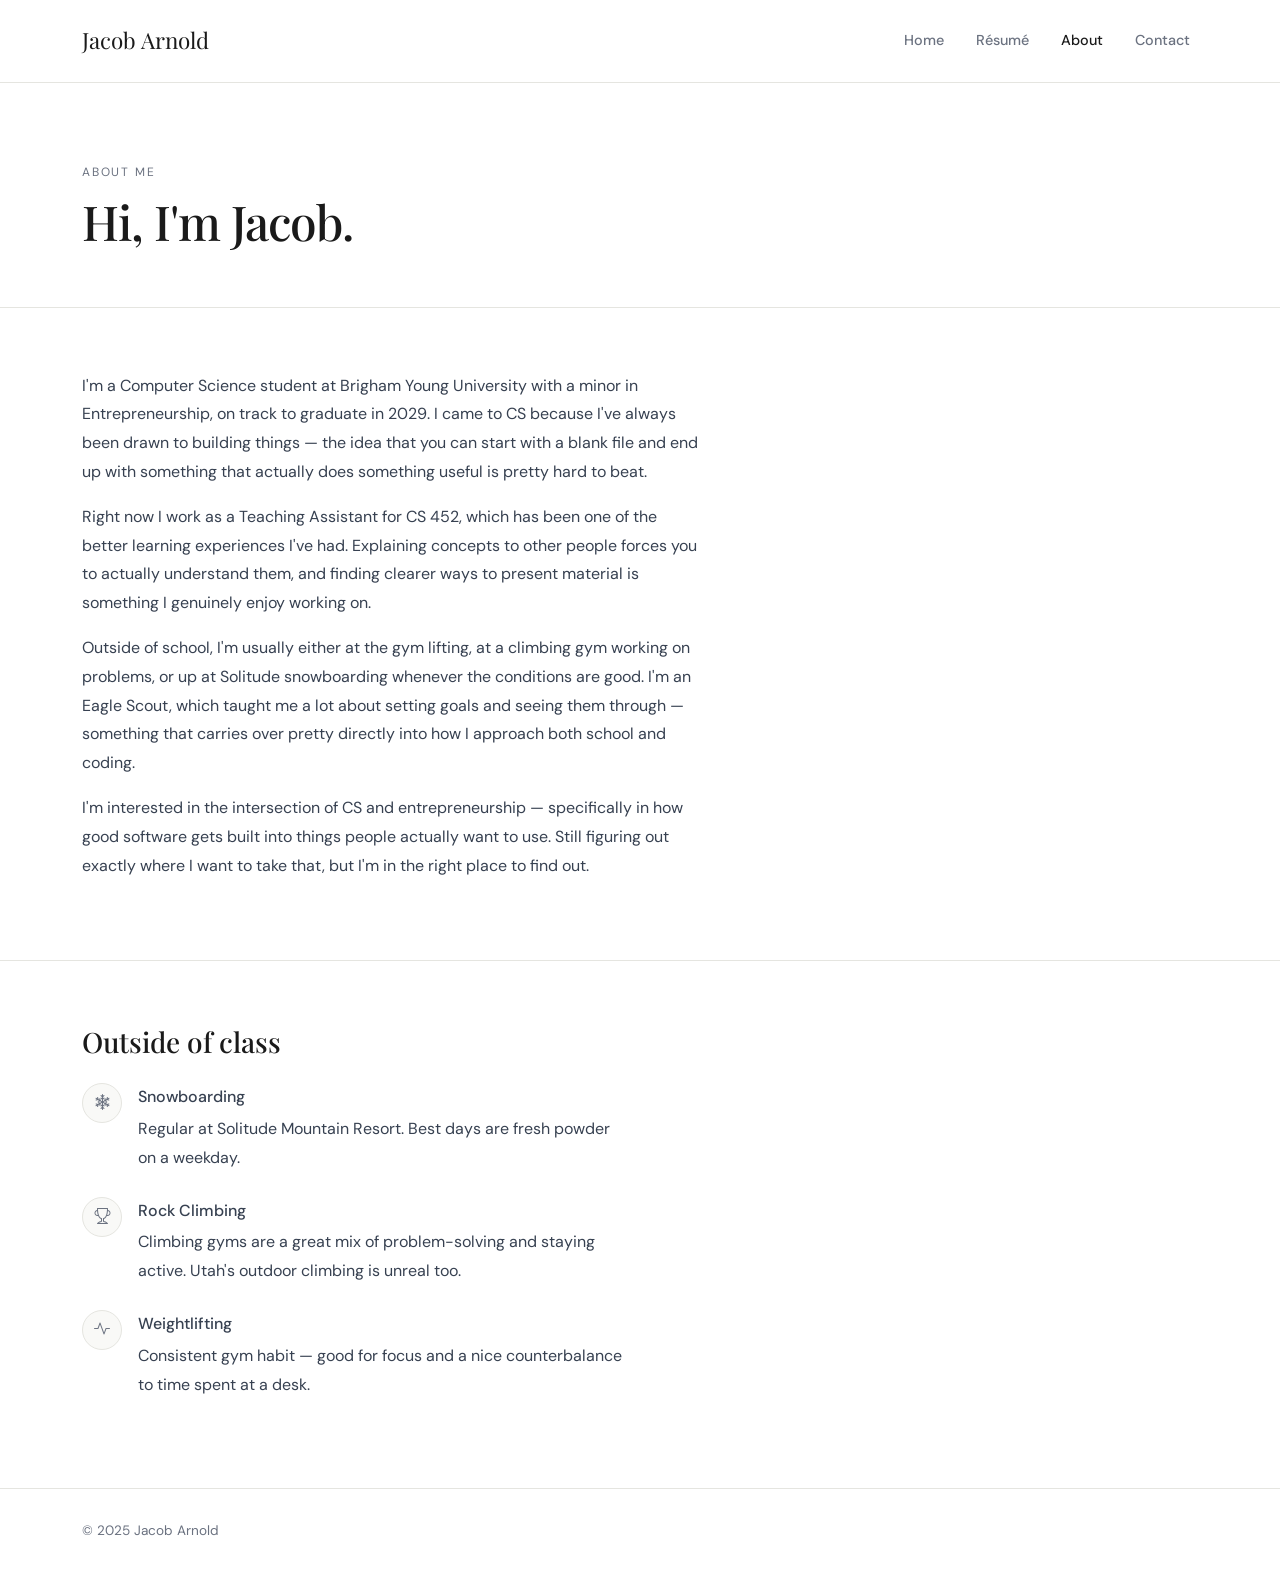
<file: about.html>
<!DOCTYPE html>
<html lang="en">
<head>
  <meta charset="UTF-8">
  <meta name="viewport" content="width=device-width, initial-scale=1.0">
  <title>About | Jacob Arnold</title>
  <link href="https://cdn.jsdelivr.net/npm/bootstrap@5.3.2/dist/css/bootstrap.min.css" rel="stylesheet">
  <link href="https://fonts.googleapis.com/css2?family=Playfair+Display:wght@400;700&family=DM+Sans:wght@300;400;500&display=swap" rel="stylesheet">
  <link href="https://cdn.jsdelivr.net/npm/bootstrap-icons@1.11.1/font/bootstrap-icons.css" rel="stylesheet">
  <style>
    :root { --muted: #6b7280; --light-bg: #f9f9f7; --border: #e5e5e0; }
    body { font-family: 'DM Sans', sans-serif; background: #fff; color: #1a1a1a; }
    h1,h2,h3 { font-family: 'Playfair Display', serif; }
    .navbar { background: #fff; border-bottom: 1px solid var(--border); padding: 1.2rem 0; }
    .navbar-brand { font-family: 'Playfair Display', serif; font-size: 1.4rem; color: #1a1a1a !important; }
    .nav-link { color: var(--muted) !important; font-size: 0.9rem; font-weight: 500; transition: color 0.2s; }
    .nav-link:hover, .nav-link.active { color: #1a1a1a !important; }
    .page-header { padding: 5rem 0 3rem; border-bottom: 1px solid var(--border); }
    .page-header .label { font-size: 0.75rem; letter-spacing: 0.15em; text-transform: uppercase; color: var(--muted); margin-bottom: 0.75rem; }
    .page-header h1 { font-size: 3rem; letter-spacing: -1px; }
    .section { padding: 4rem 0; border-bottom: 1px solid var(--border); }
    .section:last-of-type { border-bottom: none; }
    .section p { color: #374151; line-height: 1.8; font-size: 1rem; max-width: 620px; }
    .interest-card { display: flex; align-items: flex-start; gap: 1rem; margin-bottom: 1.5rem; }
    .interest-icon { width: 40px; height: 40px; background: var(--light-bg); border: 1px solid var(--border); border-radius: 50%; display: flex; align-items: center; justify-content: center; flex-shrink: 0; }
    .interest-icon i { font-size: 1rem; color: var(--muted); }
    .interest-title { font-size: 0.95rem; font-weight: 500; margin-bottom: 0.2rem; }
    .interest-desc { font-size: 0.87rem; color: var(--muted); line-height: 1.6; margin: 0; max-width: none; }
    footer { padding: 2rem 0; border-top: 1px solid var(--border); }
    footer p { color: var(--muted); font-size: 0.85rem; margin: 0; }
  </style>
</head>
<body>
 
<nav class="navbar navbar-expand-lg sticky-top">
  <div class="container">
    <a class="navbar-brand" href="index.html">Jacob Arnold</a>
    <button class="navbar-toggler border-0" type="button" data-bs-toggle="collapse" data-bs-target="#navMenu">
      <span class="navbar-toggler-icon"></span>
    </button>
    <div class="collapse navbar-collapse" id="navMenu">
      <ul class="navbar-nav ms-auto gap-3">
        <li class="nav-item"><a class="nav-link" href="index.html">Home</a></li>
        <li class="nav-item"><a class="nav-link" href="resume.html">Résumé</a></li>
        <li class="nav-item"><a class="nav-link active" href="about.html">About</a></li>
        <li class="nav-item"><a class="nav-link" href="contact.html">Contact</a></li>
      </ul>
    </div>
  </div>
</nav>
 
<div class="page-header">
  <div class="container">
    <p class="label">About me</p>
    <h1>Hi, I'm Jacob.</h1>
  </div>
</div>
 
<section class="section">
  <div class="container">
    <div class="row">
      <div class="col-lg-7">
        <p>
          I'm a Computer Science student at Brigham Young University with a minor in Entrepreneurship,
          on track to graduate in 2029. I came to CS because I've always been drawn to building things —
          the idea that you can start with a blank file and end up with something that actually does something
          useful is pretty hard to beat.
        </p>
        <p>
          Right now I work as a Teaching Assistant for CS 452, which has been one of the better learning
          experiences I've had. Explaining concepts to other people forces you to actually understand them,
          and finding clearer ways to present material is something I genuinely enjoy working on.
        </p>
        <p>
          Outside of school, I'm usually either at the gym lifting, at a climbing gym working on problems,
          or up at Solitude snowboarding whenever the conditions are good. I'm an Eagle Scout, which taught
          me a lot about setting goals and seeing them through — something that carries over pretty directly
          into how I approach both school and coding.
        </p>
        <p>
          I'm interested in the intersection of CS and entrepreneurship — specifically in how good software
          gets built into things people actually want to use. Still figuring out exactly where I want to take
          that, but I'm in the right place to find out.
        </p>
      </div>
    </div>
  </div>
</section>
 
<section class="section">
  <div class="container">
    <h2 class="mb-4" style="font-size:1.75rem;">Outside of class</h2>
    <div class="row">
      <div class="col-md-6">
        <div class="interest-card">
          <div class="interest-icon"><i class="bi bi-snow2"></i></div>
          <div>
            <p class="interest-title">Snowboarding</p>
            <p class="interest-desc">Regular at Solitude Mountain Resort. Best days are fresh powder on a weekday.</p>
          </div>
        </div>
        <div class="interest-card">
          <div class="interest-icon"><i class="bi bi-trophy"></i></div>
          <div>
            <p class="interest-title">Rock Climbing</p>
            <p class="interest-desc">Climbing gyms are a great mix of problem-solving and staying active. Utah's outdoor climbing is unreal too.</p>
          </div>
        </div>
        <div class="interest-card">
          <div class="interest-icon"><i class="bi bi-activity"></i></div>
          <div>
            <p class="interest-title">Weightlifting</p>
            <p class="interest-desc">Consistent gym habit — good for focus and a nice counterbalance to time spent at a desk.</p>
          </div>
        </div>
      </div>
    </div>
  </div>
</section>
 
<footer>
  <div class="container"><p>© 2025 Jacob Arnold</p></div>
</footer>
<script src="https://cdn.jsdelivr.net/npm/bootstrap@5.3.2/dist/js/bootstrap.bundle.min.js"></script>
</body>
</html>
</file>
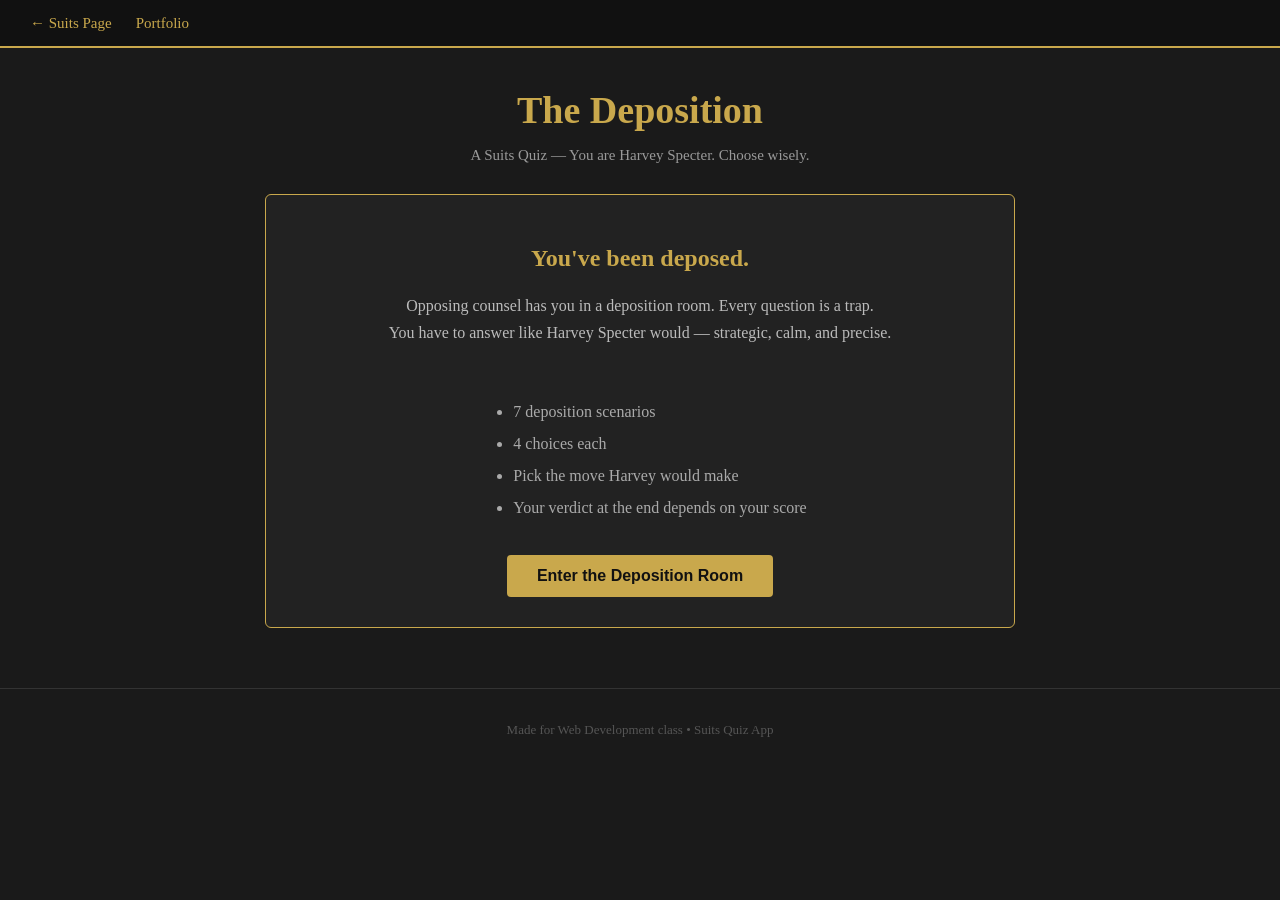
<file: app.html>
<!DOCTYPE html>
<html lang="en">
<head>
    <meta charset="UTF-8">
    <meta name="viewport" content="width=device-width, initial-scale=1.0">
    <title>Suits Deposition Quiz</title>
    <style>
        body {
            background-color: #1a1a1a;
            color: #f0f0f0;
            font-family: Georgia, serif;
            margin: 0;
            padding: 0;
        }
 
        #navbar {
            background-color: #111;
            padding: 14px 30px;
            border-bottom: 2px solid #c9a84c;
        }
 
        #navbar a {
            color: #c9a84c;
            text-decoration: none;
            margin-right: 20px;
            font-size: 15px;
        }
 
        #navbar a:hover {
            color: #ffffff;
        }
 
        #container {
            max-width: 750px;
            margin: 40px auto;
            padding: 0 20px;
        }
 
        h1 {
            font-size: 38px;
            color: #c9a84c;
            text-align: center;
            margin-bottom: 5px;
        }
 
        h2 {
            font-size: 24px;
            color: #c9a84c;
        }
 
        .subtitle {
            text-align: center;
            color: #999;
            font-size: 15px;
            margin-bottom: 30px;
        }
 
        /* Intro box */
        #intro {
            background-color: #222;
            border: 1px solid #c9a84c;
            border-radius: 6px;
            padding: 30px;
            text-align: center;
        }
 
        #intro p {
            color: #bbb;
            line-height: 1.7;
        }
 
        #intro ul {
            text-align: left;
            color: #aaa;
            line-height: 2;
            display: inline-block;
        }
 
        /* Buttons */
        .big-btn {
            background-color: #c9a84c;
            color: #111;
            border: none;
            padding: 12px 30px;
            font-size: 16px;
            font-weight: bold;
            border-radius: 4px;
            cursor: pointer;
            margin-top: 15px;
        }
 
        .big-btn:hover {
            background-color: #e8c97a;
        }
 
        /* Question card */
        #game {
            display: none;
        }
 
        #question-box {
            background-color: #222;
            border-left: 4px solid #c9a84c;
            padding: 20px 25px;
            border-radius: 4px;
            margin-bottom: 15px;
        }
 
        #situation {
            font-size: 13px;
            color: #888;
            margin-bottom: 8px;
        }
 
        #question-text {
            font-size: 20px;
            color: #f0f0f0;
            line-height: 1.5;
        }
 
        #context-box {
            background-color: #1e1e1e;
            border: 1px solid #333;
            border-radius: 4px;
            padding: 14px 18px;
            font-size: 14px;
            color: #999;
            line-height: 1.6;
            margin-bottom: 20px;
        }
 
        /* Answer buttons */
        .answer-btn {
            display: block;
            width: 100%;
            background-color: #222;
            color: #f0f0f0;
            border: 1px solid #444;
            border-radius: 4px;
            padding: 14px 18px;
            font-size: 15px;
            font-family: Georgia, serif;
            text-align: left;
            cursor: pointer;
            margin-bottom: 10px;
            line-height: 1.5;
        }
 
        .answer-btn:hover {
            border-color: #c9a84c;
            background-color: #2a2a2a;
        }
 
        .answer-btn.correct {
            border-color: #27ae60;
            background-color: #1a3a25;
        }
 
        .answer-btn.wrong {
            border-color: #c0392b;
            background-color: #3a1a1a;
        }
 
        /* Feedback box */
        #feedback {
            display: none;
            padding: 15px 18px;
            border-radius: 4px;
            margin-bottom: 20px;
            font-size: 14px;
            line-height: 1.6;
        }
 
        #feedback.correct {
            background-color: #1a3a25;
            border: 1px solid #27ae60;
            color: #7ddc9e;
        }
 
        #feedback.wrong {
            background-color: #3a1a1a;
            border: 1px solid #c0392b;
            color: #e08888;
        }
 
        #next-btn {
            display: none;
            background-color: transparent;
            color: #c9a84c;
            border: 1px solid #c9a84c;
            padding: 10px 24px;
            font-size: 14px;
            border-radius: 4px;
            cursor: pointer;
        }
 
        #next-btn:hover {
            background-color: #c9a84c;
            color: #111;
        }
 
        /* Progress */
        #progress-text {
            font-size: 13px;
            color: #777;
            margin-bottom: 20px;
        }
 
        #score-display {
            float: right;
            color: #c9a84c;
        }
 
        /* End screen */
        #end {
            display: none;
            text-align: center;
            background-color: #222;
            border: 1px solid #c9a84c;
            border-radius: 6px;
            padding: 40px 30px;
        }
 
        #final-score {
            font-size: 72px;
            color: #c9a84c;
            line-height: 1;
        }
 
        #verdict-title {
            font-size: 22px;
            color: #e8c97a;
            margin: 10px 0;
        }
 
        #verdict-text {
            color: #aaa;
            font-size: 15px;
            line-height: 1.7;
            max-width: 480px;
            margin: 0 auto 25px;
        }
 
        /* Footer */
        #footer {
            text-align: center;
            color: #555;
            font-size: 13px;
            margin-top: 60px;
            padding: 20px;
            border-top: 1px solid #333;
        }
    </style>
</head>
<body>
 
    <div id="navbar">
        <a href="suits.html">&larr; Suits Page</a>
        <a href="index.html">Portfolio</a>
    </div>
 
    <div id="container">
 
        <h1>The Deposition</h1>
        <p class="subtitle">A Suits Quiz &mdash; You are Harvey Specter. Choose wisely.</p>
 
        <!-- Intro screen -->
        <div id="intro">
            <h2>You've been deposed.</h2>
            <p>Opposing counsel has you in a deposition room. Every question is a trap.<br>You have to answer like Harvey Specter would &mdash; strategic, calm, and precise.</p>
            <br>
            <ul>
                <li>7 deposition scenarios</li>
                <li>4 choices each</li>
                <li>Pick the move Harvey would make</li>
                <li>Your verdict at the end depends on your score</li>
            </ul>
            <br>
            <button class="big-btn" onclick="startGame()">Enter the Deposition Room</button>
        </div>
 
        <!-- Game screen -->
        <div id="game">
            <div id="progress-text">
                Question <span id="q-num">1</span> of 7
                <span id="score-display">Score: 0</span>
            </div>
 
            <div id="question-box">
                <p id="situation"></p>
                <p id="question-text"></p>
            </div>
 
            <div id="context-box"></div>
 
            <div id="answers"></div>
 
            <div id="feedback"></div>
 
            <button id="next-btn" onclick="nextQuestion()">Next Question &rarr;</button>
        </div>
 
        <!-- End screen -->
        <div id="end">
            <div id="final-score">0/7</div>
            <div id="verdict-title"></div>
            <p id="verdict-text"></p>
            <button class="big-btn" onclick="resetGame()">Try Again</button>
            <br><br>
            <a href="suits.html" style="color: #c9a84c;">&larr; Back to Suits page</a>
        </div>
 
    </div>
 
    <div id="footer">
        <p>Made for Web Development class &bull; Suits Quiz App</p>
    </div>
 
    <script>
        var questions = [
            {
                situation: "Case: Pearson Hardman v. Coastal Dynamics | Risk: High",
                question: "Mr. Specter, did you advise your client to destroy those emails before we subpoenaed them?",
                context: "Your client did delete emails — but before any legal hold was in place. This question is designed to make you panic and over-answer.",
                choices: [
                    "Absolutely not. My client acted independently and within the law.",
                    "I'm not going to dignify that with a response.",
                    "That's privileged information and I refuse to answer.",
                    "My client deleted some emails but that was before the hold — let me explain."
                ],
                correct: 0,
                good: "Correct. You answered cleanly and definitively. Over-explaining is how depositions unravel — you gave them nothing to pull on.",
                bad: "Harvey wouldn't volunteer information or dodge in a way that looks guilty. A clean, factual denial with no elaboration is the power move here."
            },
            {
                situation: "Case: Eastman Pharma Acquisition | Risk: Critical",
                question: "Isn't it true that you personally stand to benefit financially if this merger goes through?",
                context: "You don't have a financial stake — but a close friend of yours does. A flat 'no' could backfire if they have evidence of your friend's holdings.",
                choices: [
                    "No, I have no personal financial interest in this transaction.",
                    "I do not — and I'd ask you to be specific about what you mean by 'personally,' because my answer may vary.",
                    "That's inappropriate and I'm advising my client not to proceed.",
                    "My financial disclosures are on file with the bar. You're welcome to review them."
                ],
                correct: 1,
                good: "Exactly right. You forced them to show their hand without committing to an answer that could be undercut. That's how Harvey operates.",
                bad: "A flat 'no' invites them to produce evidence of your friend's holdings. Harvey controls the frame — he never lets the other side define the question."
            },
            {
                situation: "Case: Gordon Enterprises Fraud Suit | Risk: High",
                question: "You coached your witness, didn't you? His testimony was almost word-for-word identical to your brief.",
                context: "You did prep your witness — which is completely legal and standard practice. The trap is getting defensive about something that isn't a crime.",
                choices: [
                    "I prep all my witnesses. That's called doing my job.",
                    "I object to the characterization of 'coached' — that's a loaded term.",
                    "I don't discuss my trial preparation strategy in a deposition.",
                    "My witness testified truthfully. Whatever similarity you're implying is coincidental."
                ],
                correct: 0,
                good: "Perfect. You owned it without apologizing for it. Witness prep is legal — acting like it's a scandal makes you look guilty of something that isn't a crime.",
                bad: "Harvey doesn't flinch or get indignant over a standard practice. When you act defensive about something completely legal, you hand them the narrative."
            },
            {
                situation: "Case: Maynard Capital | Risk: Critical",
                question: "Your firm failed to produce 3,000 emails in discovery. Was that an accident or a strategy?",
                context: "There was a genuine technical error with your vendor — you found out two days ago and are already fixing it. Anything you say here can be used to establish bad faith.",
                choices: [
                    "It was a technical error by our vendor, which we identified and are actively correcting. Documents will be produced by end of week.",
                    "I resent the implication that my firm would strategically withhold documents.",
                    "I'm not prepared to answer that without reviewing the production logs.",
                    "Discovery disputes are handled through proper channels, not depositions."
                ],
                correct: 0,
                good: "That's the answer. Factual, solution-focused, no defensiveness. Harvey doesn't run from mistakes — he manages them.",
                bad: "Getting indignant or deflecting makes a technical error look intentional. Harvey leads with the solution, not the explanation."
            },
            {
                situation: "Case: Pearson v. Folsom Industries | Risk: Medium",
                question: "Your client told you he knew the bridge was structurally unsound before the collapse. Didn't he?",
                context: "Whatever your client told you is protected by attorney-client privilege. They're not really trying to get the information — they want you to look like you're hiding something damning.",
                choices: [
                    "That communication is protected by attorney-client privilege. I won't be answering that.",
                    "My client said no such thing.",
                    "I'm advising my client to assert the Fifth on this line of questioning.",
                    "I'll have to consult with my client before I can respond to that."
                ],
                correct: 0,
                good: "Clean. Direct. You invoked privilege correctly and gave them nothing — no tone, no hint. That's all you needed to say.",
                bad: "You never deny or confirm the substance of a privileged communication — even a denial can waive privilege and opens the door to more questions."
            },
            {
                situation: "Case: Harrington v. Crown Textile | Risk: High",
                question: "You told opposing counsel in settlement talks that your client would accept $4 million. That's an admission your case is weak.",
                context: "Settlement discussions are inadmissible under Rule 408 — they can't be used as evidence. The opposing counsel is either testing your knowledge or trying to rattle you.",
                choices: [
                    "My client's settlement posture is confidential.",
                    "We never made any such offer.",
                    "Settlement discussions are inadmissible under Rule 408. You know that. So does your judge.",
                    "This is bad-faith tactic we'll be raising with the court."
                ],
                correct: 2,
                good: "Excellent. You cited the rule and shut it down in two sentences. Harvey doesn't just know the law — he makes sure the other side knows he knows it.",
                bad: "Denying it or calling it 'confidential' implies the offer exists and matters. The right answer is that it's inadmissible — the law already wins the argument for you."
            },
            {
                situation: "Case: Litt v. Woodall — Final Round | Risk: Critical",
                question: "Mr. Specter, in fifteen years of practice, have you ever done anything in a courtroom or boardroom that you knew was wrong?",
                context: "This is a character attack designed to either get you to admit something or look evasive. There's only one way out of this that Harvey would take.",
                choices: [
                    "No. Never. My record speaks for itself.",
                    "That's an incredibly broad question and I won't answer it as phrased.",
                    "Every lawyer makes judgment calls. The question is whether your client suffered from mine — and they didn't.",
                    "Define 'wrong.'"
                ],
                correct: 2,
                good: "That's the Harvey Specter answer. You acknowledged fallibility without admitting anything specific, pivoted to the case, and reframed the question on your terms.",
                bad: "A flat denial sounds dishonest. Dodging sounds weak. Harvey reframes the whole question — he doesn't run from it, he changes the game."
            }
        ];
 
        var current = 0;
        var score = 0;
        var answered = false;
 
        function startGame() {
            document.getElementById('intro').style.display = 'none';
            document.getElementById('game').style.display = 'block';
            loadQuestion();
        }
 
        function loadQuestion() {
            answered = false;
            var q = questions[current];
 
            document.getElementById('q-num').textContent = current + 1;
            document.getElementById('score-display').textContent = 'Score: ' + score;
            document.getElementById('situation').textContent = q.situation;
            document.getElementById('question-text').textContent = q.question;
            document.getElementById('context-box').textContent = q.context;
 
            var answersDiv = document.getElementById('answers');
            answersDiv.innerHTML = '';
 
            var letters = ['A', 'B', 'C', 'D'];
            for (var i = 0; i < q.choices.length; i++) {
                var btn = document.createElement('button');
                btn.className = 'answer-btn';
                btn.textContent = letters[i] + '. ' + q.choices[i];
                btn.onclick = (function(idx) {
                    return function() { selectAnswer(idx); };
                })(i);
                answersDiv.appendChild(btn);
            }
 
            document.getElementById('feedback').style.display = 'none';
            document.getElementById('feedback').className = 'feedback';
            document.getElementById('next-btn').style.display = 'none';
        }
 
        function selectAnswer(idx) {
            if (answered) return;
            answered = true;
 
            var q = questions[current];
            var buttons = document.querySelectorAll('.answer-btn');
 
            for (var i = 0; i < buttons.length; i++) {
                buttons[i].disabled = true;
                if (i === q.correct) {
                    buttons[i].classList.add('correct');
                } else if (i === idx && idx !== q.correct) {
                    buttons[i].classList.add('wrong');
                }
            }
 
            var feedback = document.getElementById('feedback');
            feedback.style.display = 'block';
 
            if (idx === q.correct) {
                score++;
                feedback.className = 'feedback correct';
                feedback.innerHTML = '<strong>Correct.</strong> ' + q.good;
            } else {
                feedback.className = 'feedback wrong';
                feedback.innerHTML = '<strong>Not quite.</strong> ' + q.bad;
            }
 
            document.getElementById('score-display').textContent = 'Score: ' + score;
            document.getElementById('next-btn').style.display = 'inline-block';
        }
 
        function nextQuestion() {
            current++;
            if (current >= questions.length) {
                showEnd();
            } else {
                loadQuestion();
            }
        }
 
        function showEnd() {
            document.getElementById('game').style.display = 'none';
            document.getElementById('end').style.display = 'block';
            document.getElementById('final-score').textContent = score + '/7';
 
            var title, text;
            if (score === 7) {
                title = "The Best Closer in New York";
                text = "Perfect score. You didn't just survive the deposition — you owned the room. You know when to talk, when to stay silent, and how to turn every trap into an exit. Harvey would pour you a Scotch.";
            } else if (score >= 5) {
                title = "Senior Partner Material";
                text = "Strong performance. You kept your head under pressure and made the right call most of the time. A couple of moments where you gave away more than Harvey would — but the instincts are there.";
            } else if (score >= 3) {
                title = "First-Year Associate";
                text = "You've got the raw material, but you're not quite ready for the big table. You let them control the frame a few too many times. Study the answers, then come back.";
            } else {
                title = "Opposing Counsel Wins";
                text = "That deposition was rough. You talked when you should have stayed quiet, and stayed quiet when you needed to swing. Harvey would send you back to the file room. Try again.";
            }
 
            document.getElementById('verdict-title').textContent = title;
            document.getElementById('verdict-text').textContent = text;
        }
 
        function resetGame() {
            current = 0;
            score = 0;
            answered = false;
            document.getElementById('end').style.display = 'none';
            document.getElementById('intro').style.display = 'block';
        }
    </script>
 
</body>
</html>
</file>
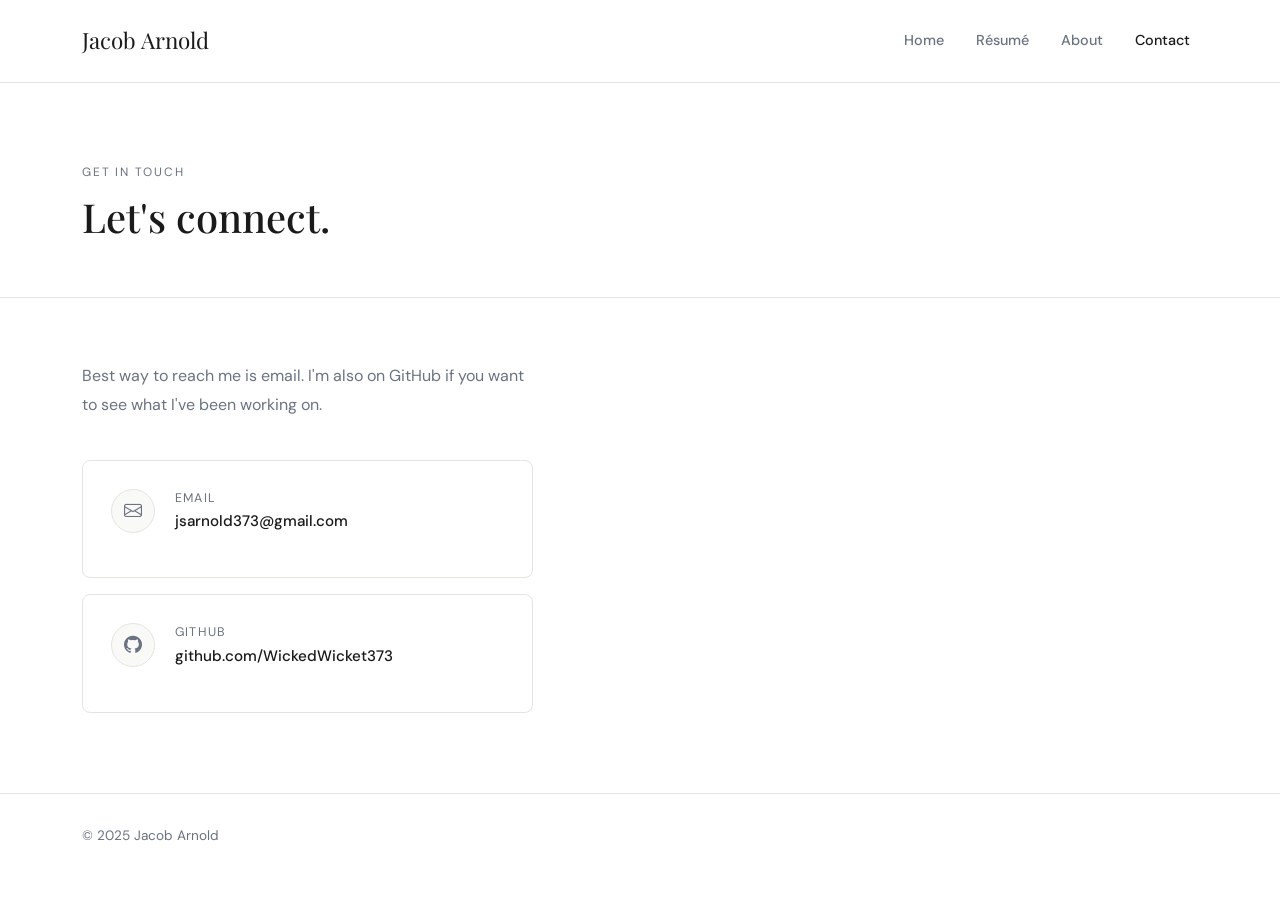
<file: contact.html>
<!DOCTYPE html>
<html lang="en">
<head>
  <meta charset="UTF-8">
  <meta name="viewport" content="width=device-width, initial-scale=1.0">
  <title>Contact | Jacob Arnold</title>
  <link href="https://cdn.jsdelivr.net/npm/bootstrap@5.3.2/dist/css/bootstrap.min.css" rel="stylesheet">
  <link href="https://fonts.googleapis.com/css2?family=Playfair+Display:wght@400;700&family=DM+Sans:wght@300;400;500&display=swap" rel="stylesheet">
  <link href="https://cdn.jsdelivr.net/npm/bootstrap-icons@1.11.1/font/bootstrap-icons.css" rel="stylesheet">
  <style>
    :root { --muted: #6b7280; --light-bg: #f9f9f7; --border: #e5e5e0; }
    body { font-family: 'DM Sans', sans-serif; background: #fff; color: #1a1a1a; }
    h1,h2 { font-family: 'Playfair Display', serif; }
    .navbar { background: #fff; border-bottom: 1px solid var(--border); padding: 1.2rem 0; }
    .navbar-brand { font-family: 'Playfair Display', serif; font-size: 1.4rem; color: #1a1a1a !important; }
    .nav-link { color: var(--muted) !important; font-size: 0.9rem; font-weight: 500; transition: color 0.2s; }
    .nav-link:hover, .nav-link.active { color: #1a1a1a !important; }
    .page-header { padding: 5rem 0 3rem; border-bottom: 1px solid var(--border); }
    .page-header .label { font-size: 0.75rem; letter-spacing: 0.15em; text-transform: uppercase; color: var(--muted); margin-bottom: 0.75rem; }
    .contact-block { padding: 4rem 0; }
    .contact-option { display: flex; align-items: flex-start; gap: 1.25rem; padding: 1.75rem; border: 1px solid var(--border); border-radius: 8px; text-decoration: none; color: #1a1a1a; transition: border-color 0.2s, box-shadow 0.2s; margin-bottom: 1rem; }
    .contact-option:hover { border-color: #aaa; box-shadow: 0 4px 20px rgba(0,0,0,0.05); color: #1a1a1a; }
    .contact-icon { width: 44px; height: 44px; background: var(--light-bg); border: 1px solid var(--border); border-radius: 50%; display: flex; align-items: center; justify-content: center; flex-shrink: 0; }
    .contact-icon i { font-size: 1.1rem; color: var(--muted); }
    .contact-label { font-size: 0.78rem; color: var(--muted); text-transform: uppercase; letter-spacing: 0.1em; margin-bottom: 0.2rem; }
    .contact-value { font-size: 0.95rem; font-weight: 500; }
    footer { padding: 2rem 0; border-top: 1px solid var(--border); }
    footer p { color: var(--muted); font-size: 0.85rem; margin: 0; }
  </style>
</head>
<body>
 
<nav class="navbar navbar-expand-lg sticky-top">
  <div class="container">
    <a class="navbar-brand" href="index.html">Jacob Arnold</a>
    <button class="navbar-toggler border-0" type="button" data-bs-toggle="collapse" data-bs-target="#navMenu">
      <span class="navbar-toggler-icon"></span>
    </button>
    <div class="collapse navbar-collapse" id="navMenu">
      <ul class="navbar-nav ms-auto gap-3">
        <li class="nav-item"><a class="nav-link" href="index.html">Home</a></li>
        <li class="nav-item"><a class="nav-link" href="resume.html">Résumé</a></li>
        <li class="nav-item"><a class="nav-link" href="about.html">About</a></li>
        <li class="nav-item"><a class="nav-link active" href="contact.html">Contact</a></li>
      </ul>
    </div>
  </div>
</nav>
 
<div class="page-header">
  <div class="container">
    <p class="label">Get in touch</p>
    <h1>Let's connect.</h1>
  </div>
</div>
 
<div class="contact-block">
  <div class="container">
    <div class="row">
      <div class="col-lg-5">
        <p style="color:var(--muted);line-height:1.8;margin-bottom:2.5rem;">
          Best way to reach me is email. I'm also on GitHub if you want to see what I've been working on.
        </p>
        <a href="mailto:jsarnold373@gmail.com" class="contact-option">
          <div class="contact-icon"><i class="bi bi-envelope"></i></div>
          <div>
            <p class="contact-label">Email</p>
            <p class="contact-value">jsarnold373@gmail.com</p>
          </div>
        </a>
        <a href="https://github.com/WickedWicket373" target="_blank" class="contact-option">
          <div class="contact-icon"><i class="bi bi-github"></i></div>
          <div>
            <p class="contact-label">GitHub</p>
            <p class="contact-value">github.com/WickedWicket373</p>
          </div>
        </a>
      </div>
    </div>
  </div>
</div>
 
<footer><div class="container"><p>© 2025 Jacob Arnold</p></div></footer>
<script src="https://cdn.jsdelivr.net/npm/bootstrap@5.3.2/dist/js/bootstrap.bundle.min.js"></script>
</body>
</html>
</file>
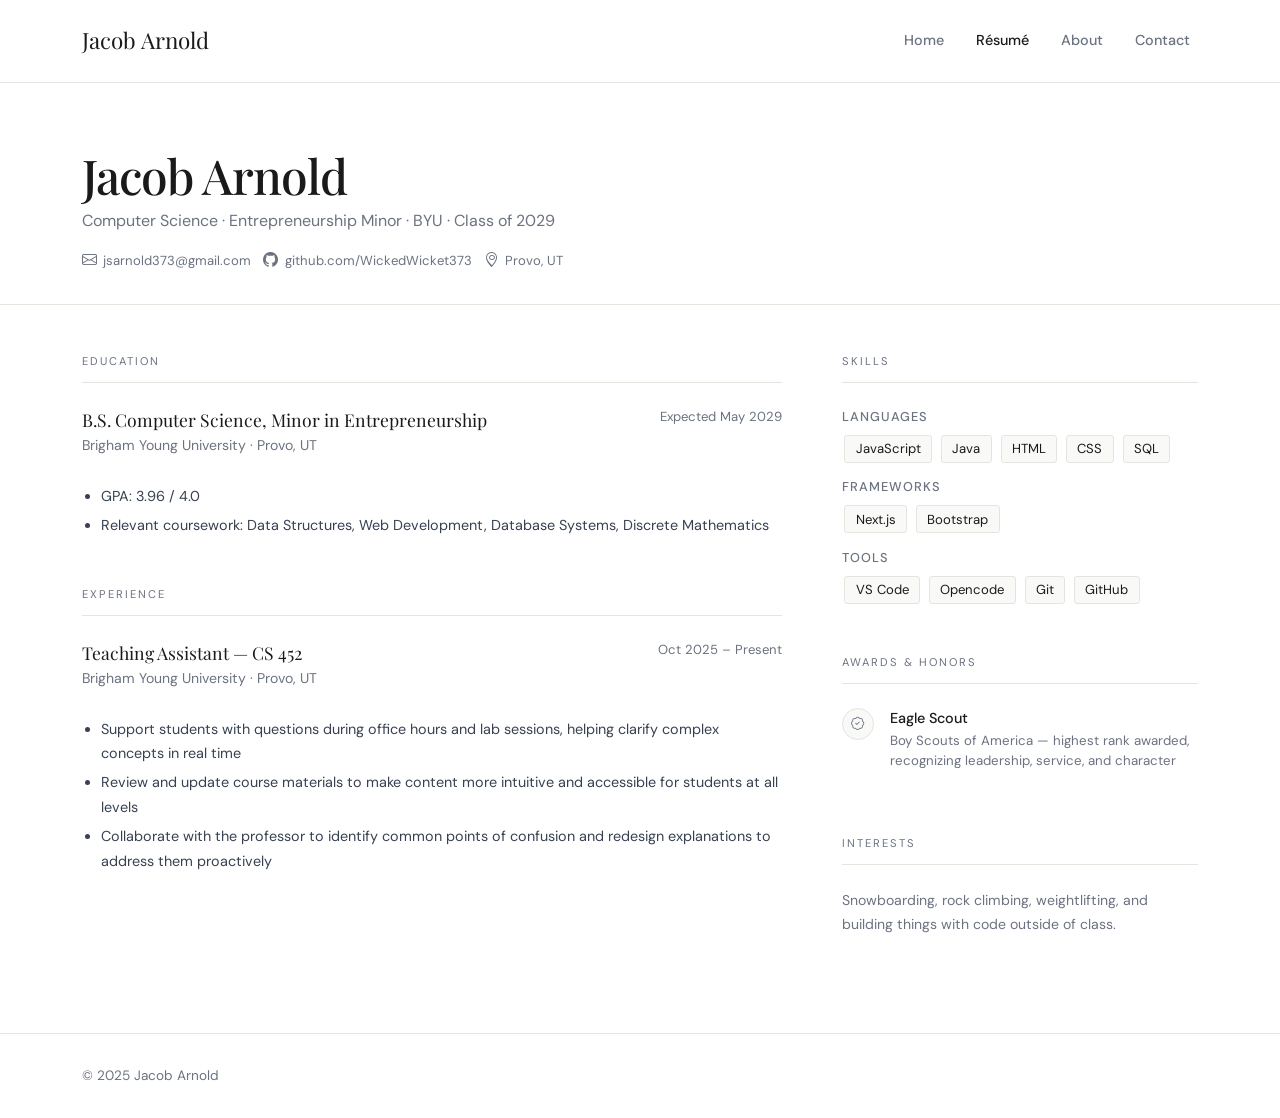
<file: resume.html>
<!DOCTYPE html>
<html lang="en">
<head>
  <meta charset="UTF-8">
  <meta name="viewport" content="width=device-width, initial-scale=1.0">
  <title>Résumé | Jacob Arnold</title>
  <link href="https://cdn.jsdelivr.net/npm/bootstrap@5.3.2/dist/css/bootstrap.min.css" rel="stylesheet">
  <link href="https://fonts.googleapis.com/css2?family=Playfair+Display:wght@400;700&family=DM+Sans:wght@300;400;500&display=swap" rel="stylesheet">
  <link href="https://cdn.jsdelivr.net/npm/bootstrap-icons@1.11.1/font/bootstrap-icons.css" rel="stylesheet">
  <style>
    :root { --muted: #6b7280; --light-bg: #f9f9f7; --border: #e5e5e0; }
    body { font-family: 'DM Sans', sans-serif; background: #fff; color: #1a1a1a; }
    h1,h2,h3,.serif { font-family: 'Playfair Display', serif; }
    .navbar { background: #fff; border-bottom: 1px solid var(--border); padding: 1.2rem 0; }
    .navbar-brand { font-family: 'Playfair Display', serif; font-size: 1.4rem; color: #1a1a1a !important; }
    .nav-link { color: var(--muted) !important; font-size: 0.9rem; font-weight: 500; transition: color 0.2s; }
    .nav-link:hover, .nav-link.active { color: #1a1a1a !important; }
    .resume-header { padding: 4rem 0 2rem; border-bottom: 1px solid var(--border); }
    .resume-header h1 { font-size: 3rem; letter-spacing: -1px; margin-bottom: 0.3rem; }
    .resume-header .tagline { color: var(--muted); font-size: 1rem; }
    .contact-chips { margin-top: 1rem; display: flex; flex-wrap: wrap; gap: 0.75rem; }
    .contact-chip { display: inline-flex; align-items: center; gap: 0.4rem; font-size: 0.82rem; color: var(--muted); text-decoration: none; }
    .contact-chip:hover { color: #1a1a1a; }
    .contact-chip i { font-size: 0.95rem; }
    .resume-body { padding: 3rem 0; }
    .resume-section { margin-bottom: 3rem; }
    .resume-section-label { font-size: 0.7rem; letter-spacing: 0.18em; text-transform: uppercase; color: var(--muted); padding-bottom: 0.75rem; border-bottom: 1px solid var(--border); margin-bottom: 1.5rem; }
    .entry { margin-bottom: 2rem; }
    .entry-header { display: flex; justify-content: space-between; align-items: flex-start; flex-wrap: wrap; gap: 0.5rem; }
    .entry-title { font-family: 'Playfair Display', serif; font-size: 1.1rem; margin-bottom: 0.1rem; }
    .entry-org { font-size: 0.88rem; color: var(--muted); }
    .entry-date { font-size: 0.82rem; color: var(--muted); white-space: nowrap; }
    .entry ul { margin-top: 0.75rem; padding-left: 1.2rem; }
    .entry ul li { font-size: 0.9rem; color: #374151; line-height: 1.7; margin-bottom: 0.3rem; }
    .skill-pill { display: inline-block; background: var(--light-bg); border: 1px solid var(--border); border-radius: 3px; padding: 0.2rem 0.65rem; font-size: 0.82rem; margin: 0.15rem; }
    .award-item { display: flex; gap: 1rem; margin-bottom: 1rem; align-items: flex-start; }
    .award-icon { width: 32px; height: 32px; background: var(--light-bg); border: 1px solid var(--border); border-radius: 50%; display: flex; align-items: center; justify-content: center; flex-shrink: 0; }
    .award-icon i { font-size: 0.85rem; color: var(--muted); }
    .award-title { font-size: 0.9rem; font-weight: 500; margin-bottom: 0.1rem; }
    .award-desc { font-size: 0.83rem; color: var(--muted); }
    footer { padding: 2rem 0; border-top: 1px solid var(--border); }
    footer p { color: var(--muted); font-size: 0.85rem; margin: 0; }
  </style>
</head>
<body>

<nav class="navbar navbar-expand-lg sticky-top">
  <div class="container">
    <a class="navbar-brand" href="index.html">Jacob Arnold</a>
    <button class="navbar-toggler border-0" type="button" data-bs-toggle="collapse" data-bs-target="#navMenu">
      <span class="navbar-toggler-icon"></span>
    </button>
    <div class="collapse navbar-collapse" id="navMenu">
      <ul class="navbar-nav ms-auto gap-3">
        <li class="nav-item"><a class="nav-link" href="index.html">Home</a></li>
        <li class="nav-item"><a class="nav-link active" href="resume.html">Résumé</a></li>
        <li class="nav-item"><a class="nav-link" href="about.html">About</a></li>
        <li class="nav-item"><a class="nav-link" href="contact.html">Contact</a></li>
      </ul>
    </div>
  </div>
</nav>

<div class="resume-header">
  <div class="container">
    <h1>Jacob Arnold</h1>
    <p class="tagline">Computer Science · Entrepreneurship Minor · BYU · Class of 2029</p>
    <div class="contact-chips">
      <a href="mailto:jsarnold373@gmail.com" class="contact-chip"><i class="bi bi-envelope"></i> jsarnold373@gmail.com</a>
      <a href="https://github.com/WickedWicket373" class="contact-chip" target="_blank"><i class="bi bi-github"></i> github.com/WickedWicket373</a>
      <span class="contact-chip"><i class="bi bi-geo-alt"></i> Provo, UT</span>
    </div>
  </div>
</div>

<div class="resume-body">
  <div class="container">
    <div class="row">

      <!-- Main column -->
      <div class="col-lg-8 pe-lg-5">

        <!-- Education -->
        <div class="resume-section">
          <p class="resume-section-label">Education</p>
          <div class="entry">
            <div class="entry-header">
              <div>
                <p class="entry-title">B.S. Computer Science, Minor in Entrepreneurship</p>
                <p class="entry-org">Brigham Young University · Provo, UT</p>
              </div>
              <span class="entry-date">Expected May 2029</span>
            </div>
            <ul>
              <li>GPA: 3.96 / 4.0</li>
              <li>Relevant coursework: Data Structures, Web Development, Database Systems, Discrete Mathematics</li>
            </ul>
          </div>
        </div>

        <!-- Experience -->
        <div class="resume-section">
          <p class="resume-section-label">Experience</p>
          <div class="entry">
            <div class="entry-header">
              <div>
                <p class="entry-title">Teaching Assistant — CS 452</p>
                <p class="entry-org">Brigham Young University · Provo, UT</p>
              </div>
              <span class="entry-date">Oct 2025 – Present</span>
            </div>
            <ul>
              <li>Support students with questions during office hours and lab sessions, helping clarify complex concepts in real time</li>
              <li>Review and update course materials to make content more intuitive and accessible for students at all levels</li>
              <li>Collaborate with the professor to identify common points of confusion and redesign explanations to address them proactively</li>
            </ul>
          </div>
        </div>

      </div>

      <!-- Sidebar -->
      <div class="col-lg-4">

        <!-- Skills -->
        <div class="resume-section">
          <p class="resume-section-label">Skills</p>
          <div style="margin-bottom: 0.75rem;">
            <p style="font-size:0.8rem;font-weight:500;color:var(--muted);text-transform:uppercase;letter-spacing:0.08em;margin-bottom:0.4rem;">Languages</p>
            <span class="skill-pill">JavaScript</span>
            <span class="skill-pill">Java</span>
            <span class="skill-pill">HTML</span>
            <span class="skill-pill">CSS</span>
            <span class="skill-pill">SQL</span>
          </div>
          <div style="margin-bottom: 0.75rem;">
            <p style="font-size:0.8rem;font-weight:500;color:var(--muted);text-transform:uppercase;letter-spacing:0.08em;margin-bottom:0.4rem;">Frameworks</p>
            <span class="skill-pill">Next.js</span>
            <span class="skill-pill">Bootstrap</span>
          </div>
          <div>
            <p style="font-size:0.8rem;font-weight:500;color:var(--muted);text-transform:uppercase;letter-spacing:0.08em;margin-bottom:0.4rem;">Tools</p>
            <span class="skill-pill">VS Code</span>
            <span class="skill-pill">Opencode</span>
            <span class="skill-pill">Git</span>
            <span class="skill-pill">GitHub</span>
          </div>
        </div>

        <!-- Awards -->
        <div class="resume-section">
          <p class="resume-section-label">Awards &amp; Honors</p>
          <div class="award-item">
            <div class="award-icon"><i class="bi bi-patch-check"></i></div>
            <div>
              <p class="award-title">Eagle Scout</p>
              <p class="award-desc">Boy Scouts of America — highest rank awarded, recognizing leadership, service, and character</p>
            </div>
          </div>
        </div>

        <!-- Extras -->
        <div class="resume-section">
          <p class="resume-section-label">Interests</p>
          <p style="font-size:0.88rem;color:var(--muted);line-height:1.7;">
            Snowboarding, rock climbing, weightlifting, and building things with code outside of class.
          </p>
        </div>

      </div>
    </div>
  </div>
</div>

<footer>
  <div class="container">
    <p>© 2025 Jacob Arnold</p>
  </div>
</footer>

<script src="https://cdn.jsdelivr.net/npm/bootstrap@5.3.2/dist/js/bootstrap.bundle.min.js"></script>
</body>
</html>
</file>
